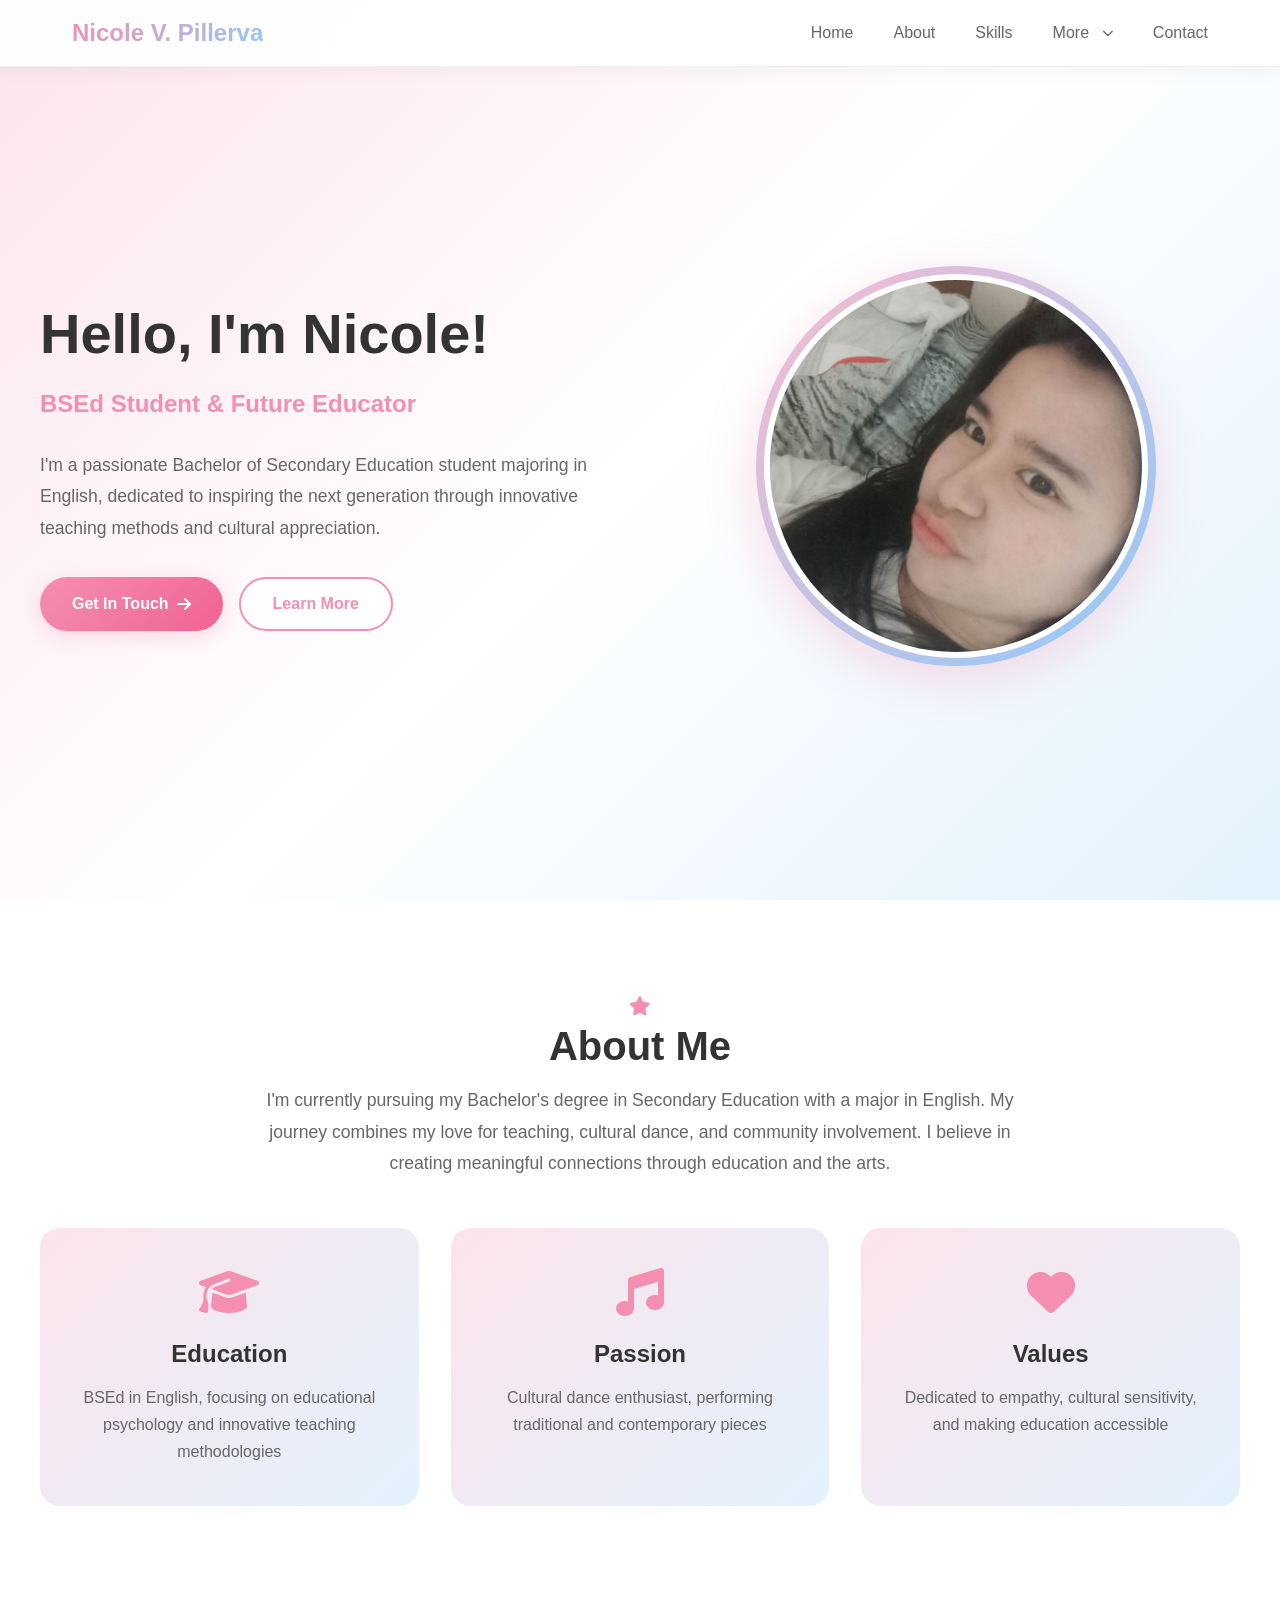
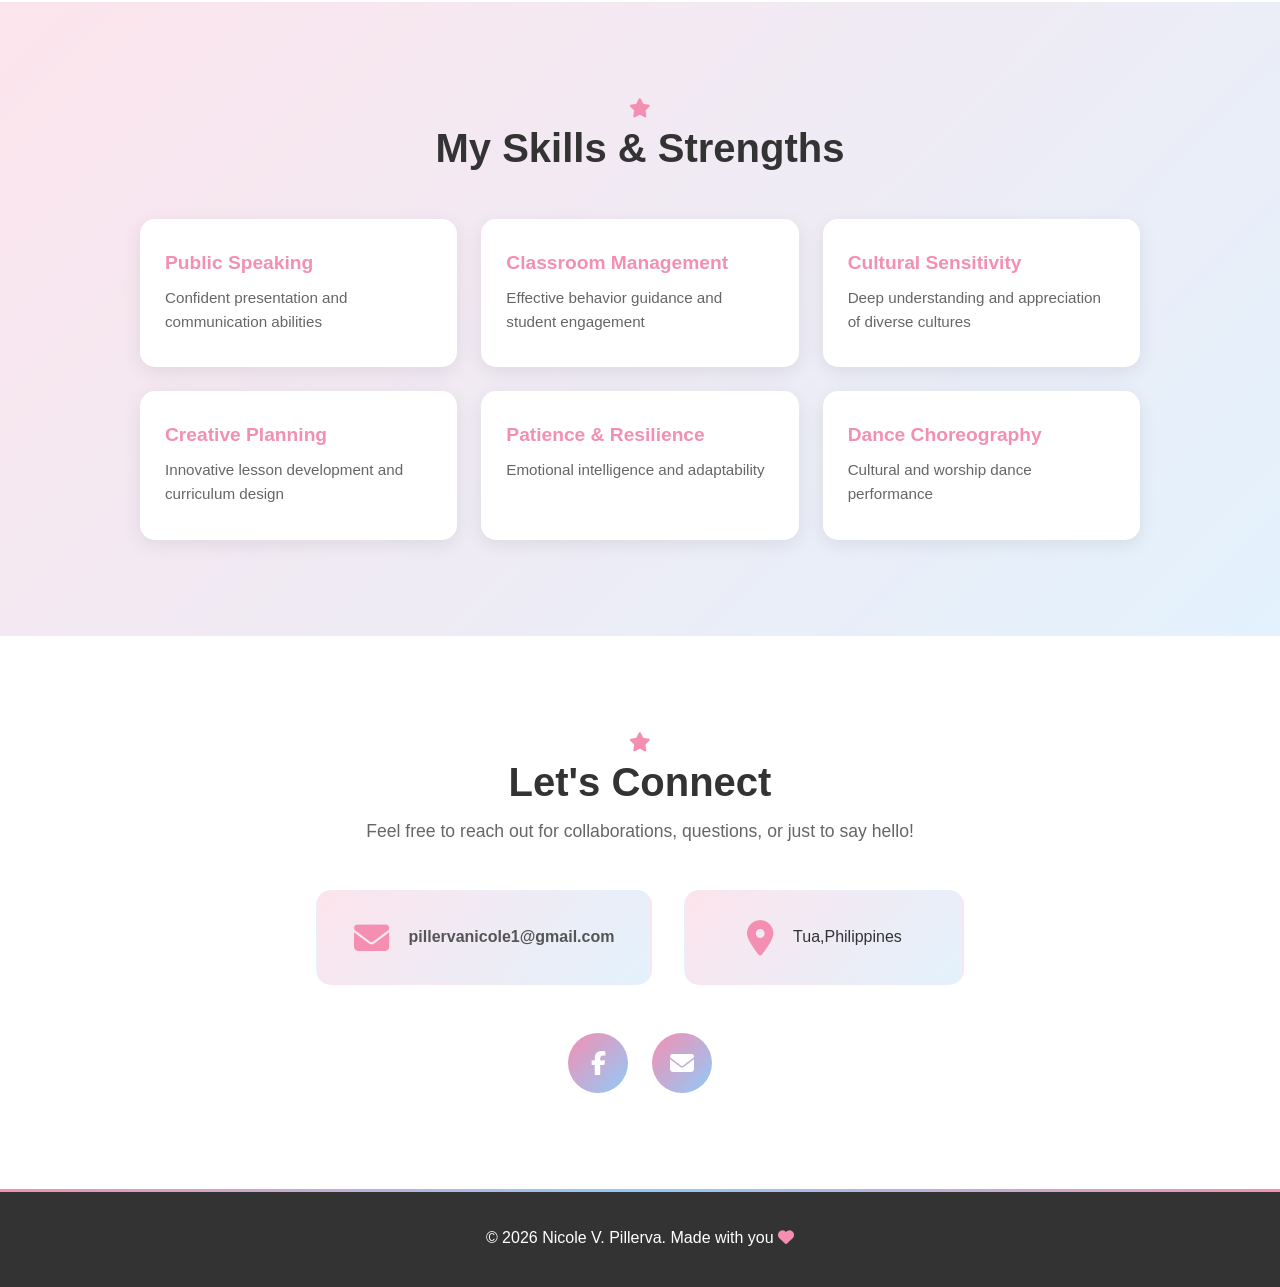
<file: index.html>
<!DOCTYPE html>
<html lang="en">
<head>
    <meta charset="UTF-8">
    <meta name="viewport" content="width=device-width, initial-scale=1.0">
    <title>Nicole Pillerva - Personal Portfolio</title>
    <link rel="stylesheet" href="https://cdnjs.cloudflare.com/ajax/libs/font-awesome/6.4.0/css/all.min.css">
    <link rel="stylesheet" href="style.css">
    <meta name="description" content="Nicole Pillerva - BSEd Student, Future Educator, and Cultural Dance Enthusiast">
    <meta name="theme-color" content="#f48fb1">
</head>
<body>
    <nav>
        <div class="nav-container">
            <div class="logo">Nicole V. Pillerva</div>
            <ul class="nav-links" id="navLinks">
                <li><a href="#home">Home</a></li>
                <li><a href="#about">About</a></li>
                <li><a href="#skills">Skills</a></li>
                <li class="dropdown">
                    <a href="#" class="dropdown-toggle">
                        More
                        <i class="fas fa-chevron-down dropdown-arrow"></i>
                    </a>
                    <div class="dropdown-content">
                        <a href="section/family.html">Family Background</a>
                        <a href="section/interest.html">Interest & Hobby</a>
                        <a href="section/gallery.html">Gallery</a>
                        <a href="section/advocates.html">Advocates</a>
                        <a href="section/whereabouts.html">Whereabouts</a>
                    </div>
                </li>
                <li><a href="#contact">Contact</a></li>
            </ul>
            <button class="mobile-menu" id="mobileMenu">
                <i class="fas fa-bars"></i>
            </button>
        </div>
    </nav>

    <section class="hero" id="home">
        <div class="hero-content">
            <div class="hero-text">
                <h1>Hello, I'm Nicole!</h1>
                <p class="subtitle">BSEd Student & Future Educator</p>
                <p>I'm a passionate Bachelor of Secondary Education student majoring in English, dedicated to inspiring the next generation through innovative teaching methods and cultural appreciation.</p>
                <div class="cta-buttons">
                    <a href="#contact" class="btn btn-primary">
                        Get In Touch <i class="fas fa-arrow-right"></i>
                    </a>
                    <a href="#about" class="btn btn-secondary">
                        Learn More
                    </a>
                </div>
            </div>
            <div class="hero-image">
                <div class="profile-container">
                    <div class="profile-wrapper">
                        <img src="img/profile.jpg" class="profile-img" alt="Nicole Pillerva">
                    </div>
                </div>
            </div>
        </div>
    </section>

    <section class="about-section" id="about">
        <div class="about-container">
            <h2 class="section-title">About Me</h2>
            <p style="text-align: center; max-width: 800px; margin: 0 auto; font-size: 1.1rem; color: #666; line-height: 1.8;">
                I'm currently pursuing my Bachelor's degree in Secondary Education with a major in English. My journey combines my love for teaching, cultural dance, and community involvement. I believe in creating meaningful connections through education and the arts.
            </p>
            <div class="about-grid">
                <div class="about-card">
                    <i class="fas fa-graduation-cap"></i>
                    <h3>Education</h3>
                    <p>BSEd in English, focusing on educational psychology and innovative teaching methodologies</p>
                </div>
                <div class="about-card">
                    <i class="fas fa-music"></i>
                    <h3>Passion</h3>
                    <p>Cultural dance enthusiast, performing traditional and contemporary pieces</p>
                </div>
                <div class="about-card">
                    <i class="fas fa-heart"></i>
                    <h3>Values</h3>
                    <p>Dedicated to empathy, cultural sensitivity, and making education accessible</p>
                </div>
            </div>
        </div>
    </section>

    <section class="skills-section" id="skills">
        <div class="skills-container">
            <h2 class="section-title">My Skills & Strengths</h2>
            <div class="skills-grid">
                <div class="skill-item">
                    <h4>Public Speaking</h4>
                    <p>Confident presentation and communication abilities</p>
                </div>
                <div class="skill-item">
                    <h4>Classroom Management</h4>
                    <p>Effective behavior guidance and student engagement</p>
                </div>
                <div class="skill-item">
                    <h4>Cultural Sensitivity</h4>
                    <p>Deep understanding and appreciation of diverse cultures</p>
                </div>
                <div class="skill-item">
                    <h4>Creative Planning</h4>
                    <p>Innovative lesson development and curriculum design</p>
                </div>
                <div class="skill-item">
                    <h4>Patience & Resilience</h4>
                    <p>Emotional intelligence and adaptability</p>
                </div>
                <div class="skill-item">
                    <h4>Dance Choreography</h4>
                    <p>Cultural and worship dance performance</p>
                </div>
            </div>
        </div>
    </section>

    <section class="contact-section" id="contact">
        <div class="contact-container">
            <h2 class="section-title">Let's Connect</h2>
            <p style="font-size: 1.1rem; color: #666;">Feel free to reach out for collaborations, questions, or just to say hello!</p>
            
            <div class="contact-info">
                <div class="contact-item">
                    <i class="fas fa-envelope"></i>
                    <a href="mailto:pillervanicole1@gmail.com">pillervanicole1@gmail.com</a>
                </div>
                <div class="contact-item">
                    <i class="fas fa-map-marker-alt"></i>
                    <span>Tua,Philippines</span>
                </div>
            </div>

            <div class="social-links">
                <a href="https://www.facebook.com/nicole.villela.pillerva" class="social-link" title="Facebook">
                    <i class="fab fa-facebook-f"></i>
                </a>
                <a href="mailto:pillervanicole1@gmail.com" class="social-link" title="Email">
                    <i class="fas fa-envelope"></i>
                </a>
            </div>
        </div>
    </section>

    <footer>
        <p>© 2026 Nicole V. Pillerva. Made with you <i class="fas fa-heart" style="color: #f48fb1;"></i></p>
    </footer>

    <script>
        // Mobile menu
        const mobileMenu = document.getElementById('mobileMenu');
        const navLinks = document.getElementById('navLinks');

        mobileMenu.addEventListener('click', () => {
            navLinks.classList.toggle('active');
            const icon = mobileMenu.querySelector('i');
            icon.classList.toggle('fa-bars');
            icon.classList.toggle('fa-times');
        });

        // Dropdown toggle for mobile
        const dropdownToggle = document.querySelector('.dropdown-toggle');
        const dropdown = document.querySelector('.dropdown');

        dropdownToggle.addEventListener('click', (e) => {
            if (window.innerWidth <= 768) {
                e.preventDefault();
                dropdown.classList.toggle('active');
            }
        });

        // Smooth scrolling
        document.querySelectorAll('a[href^="#"]').forEach(anchor => {
            anchor.addEventListener('click', function (e) {
                e.preventDefault();
                const target = document.querySelector(this.getAttribute('href'));
                if (target) {
                    target.scrollIntoView({ behavior: 'smooth' });
                    navLinks.classList.remove('active');
                }
            });
        });
    </script>
</body>
</html>
</file>
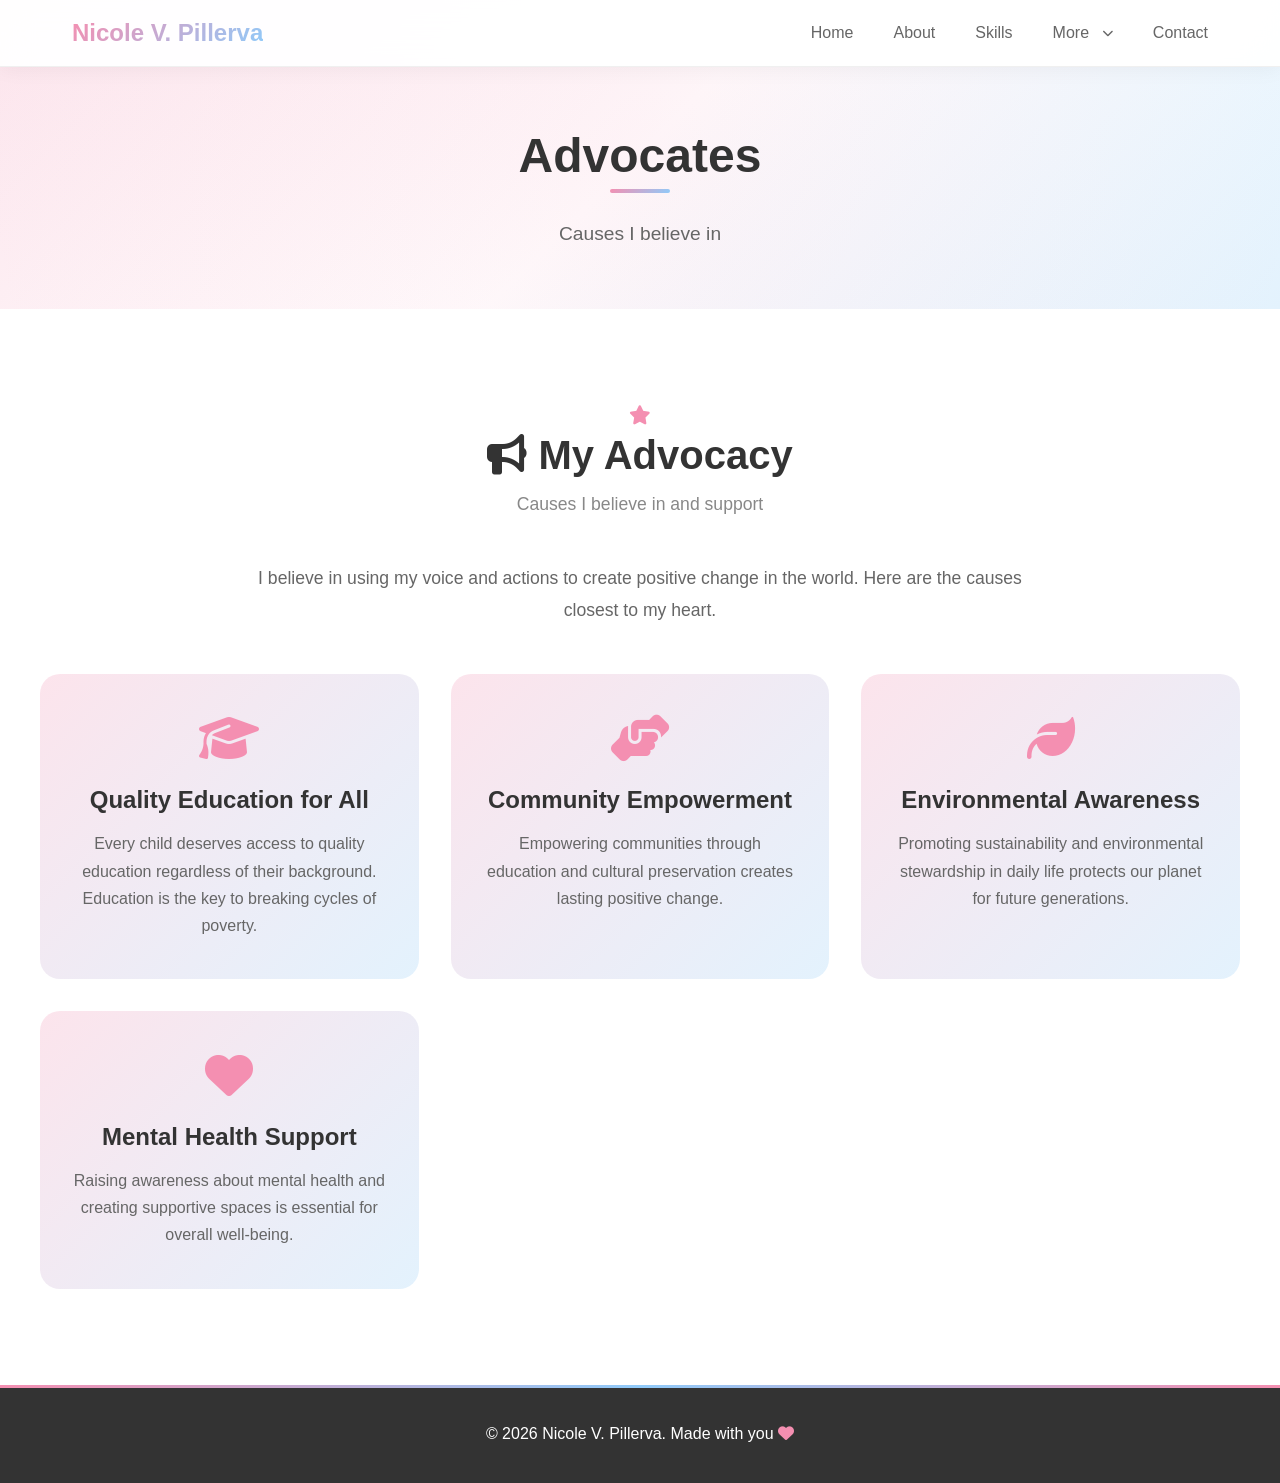
<file: section/advocates.html>
<!DOCTYPE html>
<html lang="en">
<head>
    <meta charset="UTF-8">
    <meta name="viewport" content="width=device-width, initial-scale=1.0">
    <title>Advocates - Nicole Pillerva</title>
    <link rel="stylesheet" href="https://cdnjs.cloudflare.com/ajax/libs/font-awesome/6.4.0/css/all.min.css">
    <link rel="stylesheet" href="../style.css">
    <meta name="description" content="Advocates of Nicole Pillerva">
    <meta name="theme-color" content="#f48fb1">
</head>
<body>
    <nav>
        <div class="nav-container">
            <div class="logo">Nicole V. Pillerva</div>
            <ul class="nav-links" id="navLinks">
                <li><a href="../index.html">Home</a></li>
                <li><a href="../index.html#about">About</a></li>
                <li><a href="../index.html#skills">Skills</a></li>
                <li class="dropdown">
                    <a href="#" class="dropdown-toggle">
                        More
                        <i class="fas fa-chevron-down dropdown-arrow"></i>
                    </a>
                    <div class="dropdown-content">
                        <a href="family.html">Family Background</a>
                        <a href="interest.html">Interest & Hobby</a>
                        <a href="gallery.html">Gallery</a>
                        <a href="advocates.html">Advocates</a>
                        <a href="whereabouts.html">Whereabouts</a>
                    </div>
                </li>
                <li><a href="../index.html#contact">Contact</a></li>
            </ul>
            <button class="mobile-menu" id="mobileMenu">
                <i class="fas fa-bars"></i>
            </button>
        </div>
    </nav>

    <section class="page-header" id="advocates">
        <div class="page-header-content">
            <h1>Advocates</h1>
            <p>Causes I believe in</p>
        </div>
    </section>

    <section class="about-section" id="advocates">
        <div class="about-container">
            <h2 class="section-title"><i class="fas fa-bullhorn"></i> My Advocacy</h2>
            <p class="section-subtitle">Causes I believe in and support</p>
            <p style="text-align: center; max-width: 800px; margin: 0 auto 3rem; font-size: 1.1rem; color: #666; line-height: 1.8;">
                I believe in using my voice and actions to create positive change in the world. Here are the causes closest to my heart.
            </p>
            <div class="about-grid">
                <div class="about-card">
                    <i class="fas fa-graduation-cap"></i>
                    <h3>Quality Education for All</h3>
                    <p>Every child deserves access to quality education regardless of their background. Education is the key to breaking cycles of poverty.</p>
                </div>
                <div class="about-card">
                    <i class="fas fa-hands-helping"></i>
                    <h3>Community Empowerment</h3>
                    <p>Empowering communities through education and cultural preservation creates lasting positive change.</p>
                </div>
                <div class="about-card">
                    <i class="fas fa-leaf"></i>
                    <h3>Environmental Awareness</h3>
                    <p>Promoting sustainability and environmental stewardship in daily life protects our planet for future generations.</p>
                </div>
                <div class="about-card">
                    <i class="fas fa-heart"></i>
                    <h3>Mental Health Support</h3>
                    <p>Raising awareness about mental health and creating supportive spaces is essential for overall well-being.</p>
                </div>
            </div>
        </div>
    </section>

    <footer>
        <p>© 2026 Nicole V. Pillerva. Made with you <i class="fas fa-heart" style="color: #f48fb1;"></i></p>
    </footer>

    <script>
        // Mobile menu
        const mobileMenu = document.getElementById('mobileMenu');
        const navLinks = document.getElementById('navLinks');

        mobileMenu.addEventListener('click', () => {
            navLinks.classList.toggle('active');
            const icon = mobileMenu.querySelector('i');
            icon.classList.toggle('fa-bars');
            icon.classList.toggle('fa-times');
        });

        // Dropdown toggle for mobile
        const dropdownToggle = document.querySelector('.dropdown-toggle');
        const dropdown = document.querySelector('.dropdown');

        dropdownToggle.addEventListener('click', (e) => {
            if (window.innerWidth <= 768) {
                e.preventDefault();
                dropdown.classList.toggle('active');
            }
        });

        // Smooth scrolling
        document.querySelectorAll('a[href^="#"]').forEach(anchor => {
            anchor.addEventListener('click', function (e) {
                e.preventDefault();
                const target = document.querySelector(this.getAttribute('href'));
                if (target) {
                    target.scrollIntoView({ behavior: 'smooth' });
                    navLinks.classList.remove('active');
                }
            });
        });
    </script>
</body>
</html>
</file>
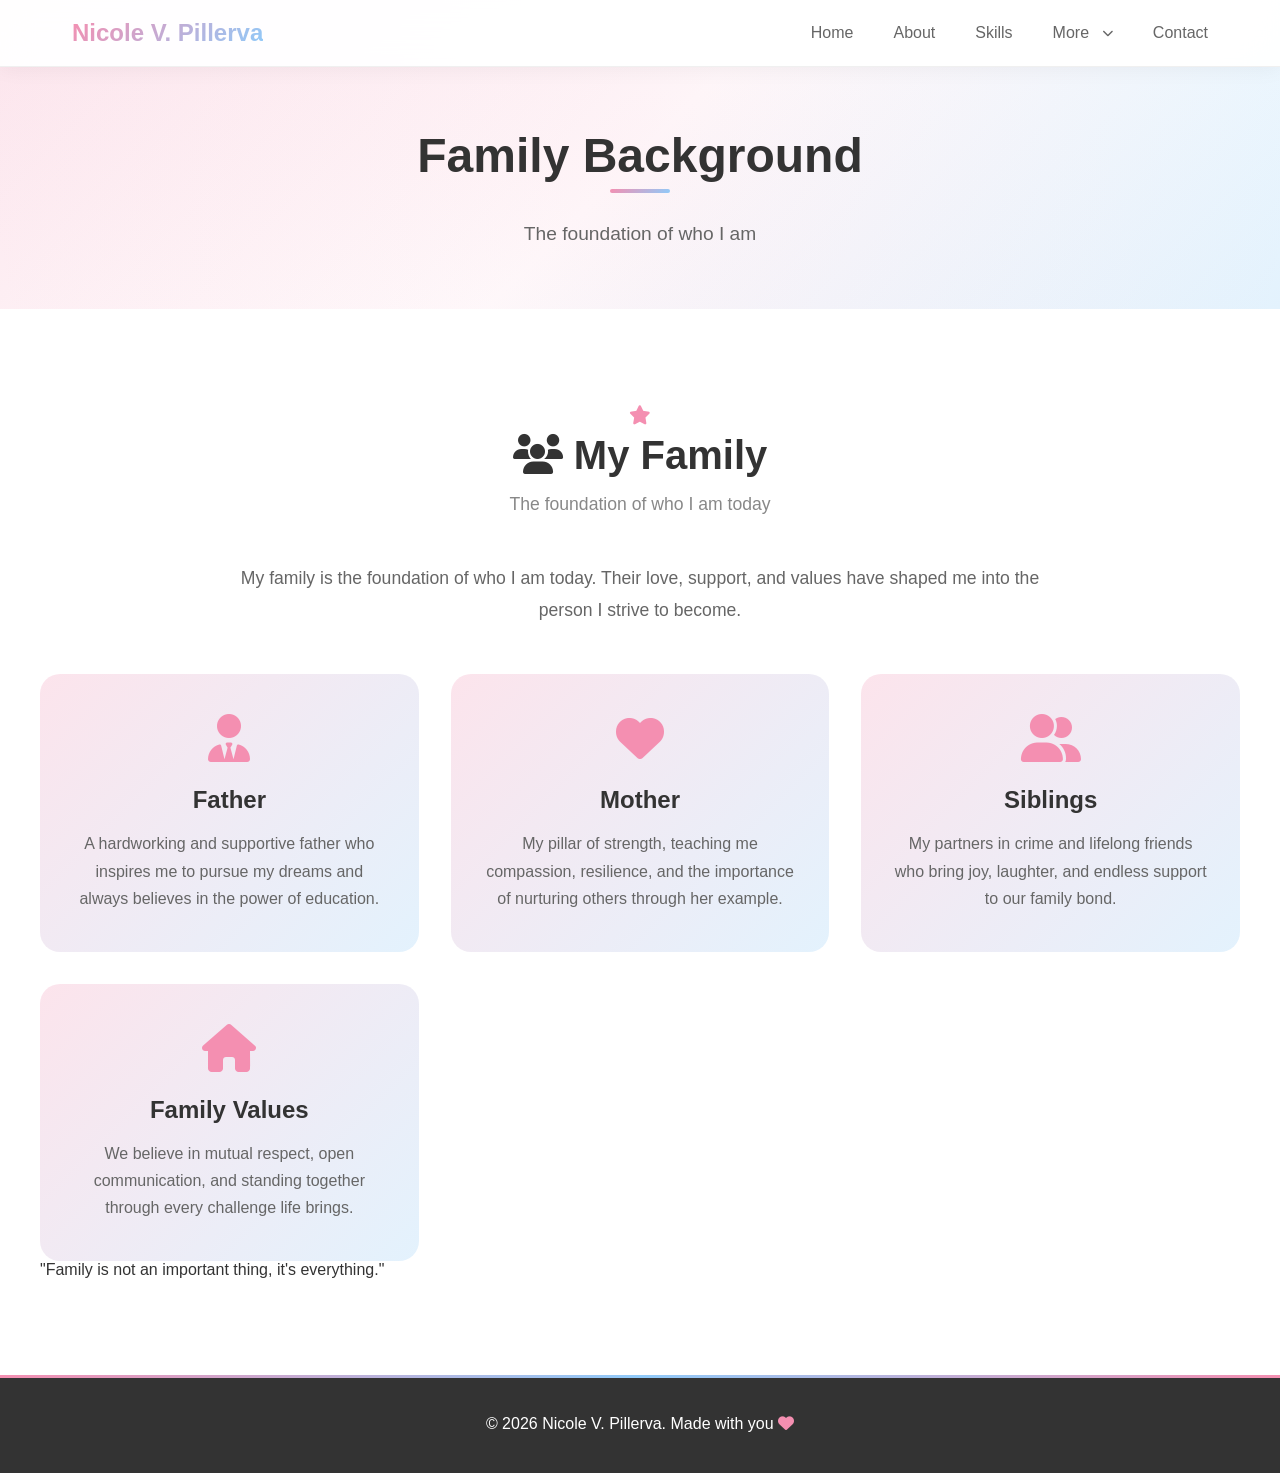
<file: section/family.html>
<!DOCTYPE html>
<html lang="en">
<head>
    <meta charset="UTF-8">
    <meta name="viewport" content="width=device-width, initial-scale=1.0">
    <title>Family Background - Nicole Pillerva</title>
    <link rel="stylesheet" href="https://cdnjs.cloudflare.com/ajax/libs/font-awesome/6.4.0/css/all.min.css">
    <link rel="stylesheet" href="../style.css">
    <meta name="description" content="Family Background of Nicole Pillerva">
    <meta name="theme-color" content="#f48fb1">
</head>
<body>
    <nav>
        <div class="nav-container">
            <div class="logo">Nicole V. Pillerva</div>
            <ul class="nav-links" id="navLinks">
                <li><a href="../index.html">Home</a></li>
                <li><a href="../index.html#about">About</a></li>
                <li><a href="../index.html#skills">Skills</a></li>
                <li class="dropdown">
                    <a href="#" class="dropdown-toggle">
                        More
                        <i class="fas fa-chevron-down dropdown-arrow"></i>
                    </a>
                    <div class="dropdown-content">
                        <a href="family.html">Family Background</a>
                        <a href="interest.html">Interest & Hobby</a>
                        <a href="gallery.html">Gallery</a>
                        <a href="advocates.html">Advocates</a>
                        <a href="whereabouts.html">Whereabouts</a>
                    </div>
                </li>
                <li><a href="../index.html#contact">Contact</a></li>
            </ul>
            <button class="mobile-menu" id="mobileMenu">
                <i class="fas fa-bars"></i>
            </button>
        </div>
    </nav>

    <section class="page-header" id="family">
        <div class="page-header-content">
            <h1>Family Background</h1>
            <p>The foundation of who I am</p>
        </div>
    </section>

    <section class="about-section" id="family">
        <div class="about-container">
            <h2 class="section-title"><i class="fas fa-users"></i> My Family</h2>
            <p class="section-subtitle">The foundation of who I am today</p>
            <p style="text-align: center; max-width: 800px; margin: 0 auto 2rem; font-size: 1.1rem; color: #666; line-height: 1.8;">
                My family is the foundation of who I am today. Their love, support, and values have shaped me into the person I strive to become.
            </p>
            <div class="about-grid">
                <div class="about-card">
                    <i class="fas fa-user-tie"></i>
                    <h3>Father</h3>
                    <p>A hardworking and supportive father who inspires me to pursue my dreams and always believes in the power of education.</p>
                </div>
                <div class="about-card">
                    <i class="fas fa-heart"></i>
                    <h3>Mother</h3>
                    <p>My pillar of strength, teaching me compassion, resilience, and the importance of nurturing others through her example.</p>
                </div>
                <div class="about-card">
                    <i class="fas fa-user-friends"></i>
                    <h3>Siblings</h3>
                    <p>My partners in crime and lifelong friends who bring joy, laughter, and endless support to our family bond.</p>
                </div>
                <div class="about-card">
                    <i class="fas fa-home"></i>
                    <h3>Family Values</h3>
                    <p>We believe in mutual respect, open communication, and standing together through every challenge life brings.</p>
                </div>
            </div>
            <div class="family-quote">
                <blockquote>
                    "Family is not an important thing, it's everything."
                </blockquote>
            </div>
        </div>
    </section>

    <footer>
        <p>© 2026 Nicole V. Pillerva. Made with you <i class="fas fa-heart" style="color: #f48fb1;"></i></p>
    </footer>

    <script>
        // Mobile menu
        const mobileMenu = document.getElementById('mobileMenu');
        const navLinks = document.getElementById('navLinks');

        mobileMenu.addEventListener('click', () => {
            navLinks.classList.toggle('active');
            const icon = mobileMenu.querySelector('i');
            icon.classList.toggle('fa-bars');
            icon.classList.toggle('fa-times');
        });

        // Dropdown toggle for mobile
        const dropdownToggle = document.querySelector('.dropdown-toggle');
        const dropdown = document.querySelector('.dropdown');

        dropdownToggle.addEventListener('click', (e) => {
            if (window.innerWidth <= 768) {
                e.preventDefault();
                dropdown.classList.toggle('active');
            }
        });

        // Smooth scrolling
        document.querySelectorAll('a[href^="#"]').forEach(anchor => {
            anchor.addEventListener('click', function (e) {
                e.preventDefault();
                const target = document.querySelector(this.getAttribute('href'));
                if (target) {
                    target.scrollIntoView({ behavior: 'smooth' });
                    navLinks.classList.remove('active');
                }
            });
        });
    </script>
</body>
</html>
</file>
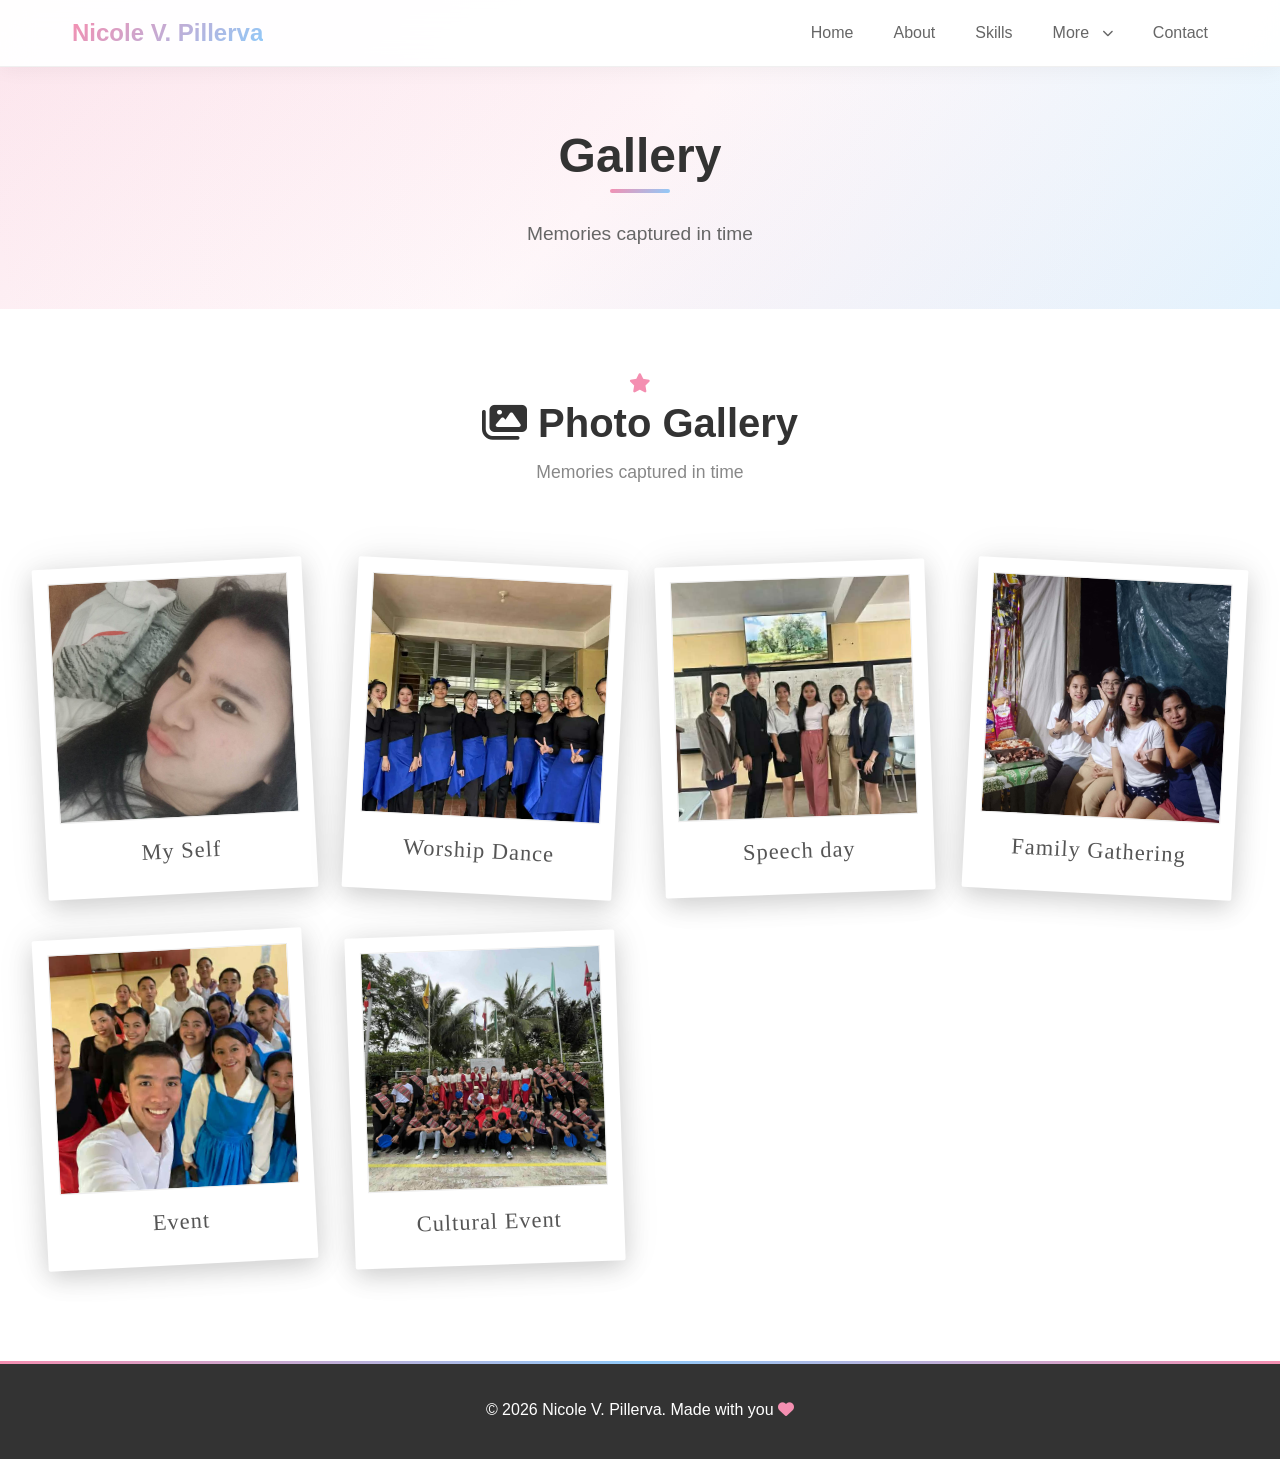
<file: section/gallery.html>
<!DOCTYPE html>
<html lang="en">
<head>
    <meta charset="UTF-8">
    <meta name="viewport" content="width=device-width, initial-scale=1.0">
    <title>Gallery - Nicole Pillerva</title>
    <link rel="stylesheet" href="https://cdnjs.cloudflare.com/ajax/libs/font-awesome/6.4.0/css/all.min.css">
    <link rel="stylesheet" href="../style.css">
    <meta name="description" content="Gallery of Nicole Pillerva">
    <meta name="theme-color" content="#f48fb1">
</head>
<body>
    <nav>
        <div class="nav-container">
            <div class="logo">Nicole V. Pillerva</div>
            <ul class="nav-links" id="navLinks">
                <li><a href="../index.html">Home</a></li>
                <li><a href="../index.html#about">About</a></li>
                <li><a href="../index.html#skills">Skills</a></li>
                <li class="dropdown">
                    <a href="#" class="dropdown-toggle">
                        More
                        <i class="fas fa-chevron-down dropdown-arrow"></i>
                    </a>
                    <div class="dropdown-content">
                        <a href="family.html">Family Background</a>
                        <a href="interest.html">Interest & Hobby</a>
                        <a href="gallery.html">Gallery</a>
                        <a href="advocates.html">Advocates</a>
                        <a href="whereabouts.html">Whereabouts</a>
                    </div>
                </li>
                <li><a href="../index.html#contact">Contact</a></li>
            </ul>
            <button class="mobile-menu" id="mobileMenu">
                <i class="fas fa-bars"></i>
            </button>
        </div>
    </nav>

    <section class="page-header" id="gallery">
        <div class="page-header-content">
            <h1>Gallery</h1>
            <p>Memories captured in time</p>
        </div>
    </section>

    <section class="content-section">
        <div class="container">
            <h2 class="section-title"><i class="fas fa-images"></i> Photo Gallery</h2>
            <p class="section-subtitle">Memories captured in time</p>
            <div class="polaroid-gallery">
                <div class="polaroid">
                    <div class="polaroid-img">
                        <img src="../img/profile.jpg" alt="Nicole Portrait">
                    </div>
                    <div class="polaroid-caption">My Self</div>
                </div>
                <div class="polaroid">
                    <div class="polaroid-img">
                        <img src="../img/55b99690-2a90-461f-9fbb-7916fe6a47c3.jpg" alt="Dance Performance">
                    </div>
                    <div class="polaroid-caption">Worship Dance</div>
                </div>
                <div class="polaroid">
                    <div class="polaroid-img">
                        <img src="../img/67cd6345-a630-44bd-90f7-49e48e823848.jpg" alt="Graduation">
                    </div>
                    <div class="polaroid-caption">Speech day</div>
                </div>
                <div class="polaroid">
                    <div class="polaroid-img">
                        <img src="../img/a69e9236-5b2d-4f65-a73d-b04469839ea3.jpg" alt="Teaching">
                    </div>
                    <div class="polaroid-caption">Family Gathering</div>
                </div>
                <div class="polaroid">
                    <div class="polaroid-img">
                        <img src="../img/ed9f2ef9-8a81-4617-93a9-6d32180fe4b9.jpg" alt="Community Event">
                    </div>
                    <div class="polaroid-caption">Event</div>
                </div>
                <div class="polaroid">
                    <div class="polaroid-img">
                        <img src="../img/fda7e0de-f77c-469b-8553-8c300035c9ac.jpg" alt="Family Gathering">
                    </div>
                    <div class="polaroid-caption">Cultural Event</div>
                </div>
            </div>
        </div>
    </section>

    <footer>
        <p>© 2026 Nicole V. Pillerva. Made with you <i class="fas fa-heart" style="color: #f48fb1;"></i></p>
    </footer>

    <script>
        // Mobile menu
        const mobileMenu = document.getElementById('mobileMenu');
        const navLinks = document.getElementById('navLinks');

        mobileMenu.addEventListener('click', () => {
            navLinks.classList.toggle('active');
            const icon = mobileMenu.querySelector('i');
            icon.classList.toggle('fa-bars');
            icon.classList.toggle('fa-times');
        });

        // Dropdown toggle for mobile
        const dropdownToggle = document.querySelector('.dropdown-toggle');
        const dropdown = document.querySelector('.dropdown');

        dropdownToggle.addEventListener('click', (e) => {
            if (window.innerWidth <= 768) {
                e.preventDefault();
                dropdown.classList.toggle('active');
            }
        });

        // Smooth scrolling
        document.querySelectorAll('a[href^="#"]').forEach(anchor => {
            anchor.addEventListener('click', function (e) {
                e.preventDefault();
                const target = document.querySelector(this.getAttribute('href'));
                if (target) {
                    target.scrollIntoView({ behavior: 'smooth' });
                    navLinks.classList.remove('active');
                }
            });
        });
    </script>
</body>
</html>
</file>
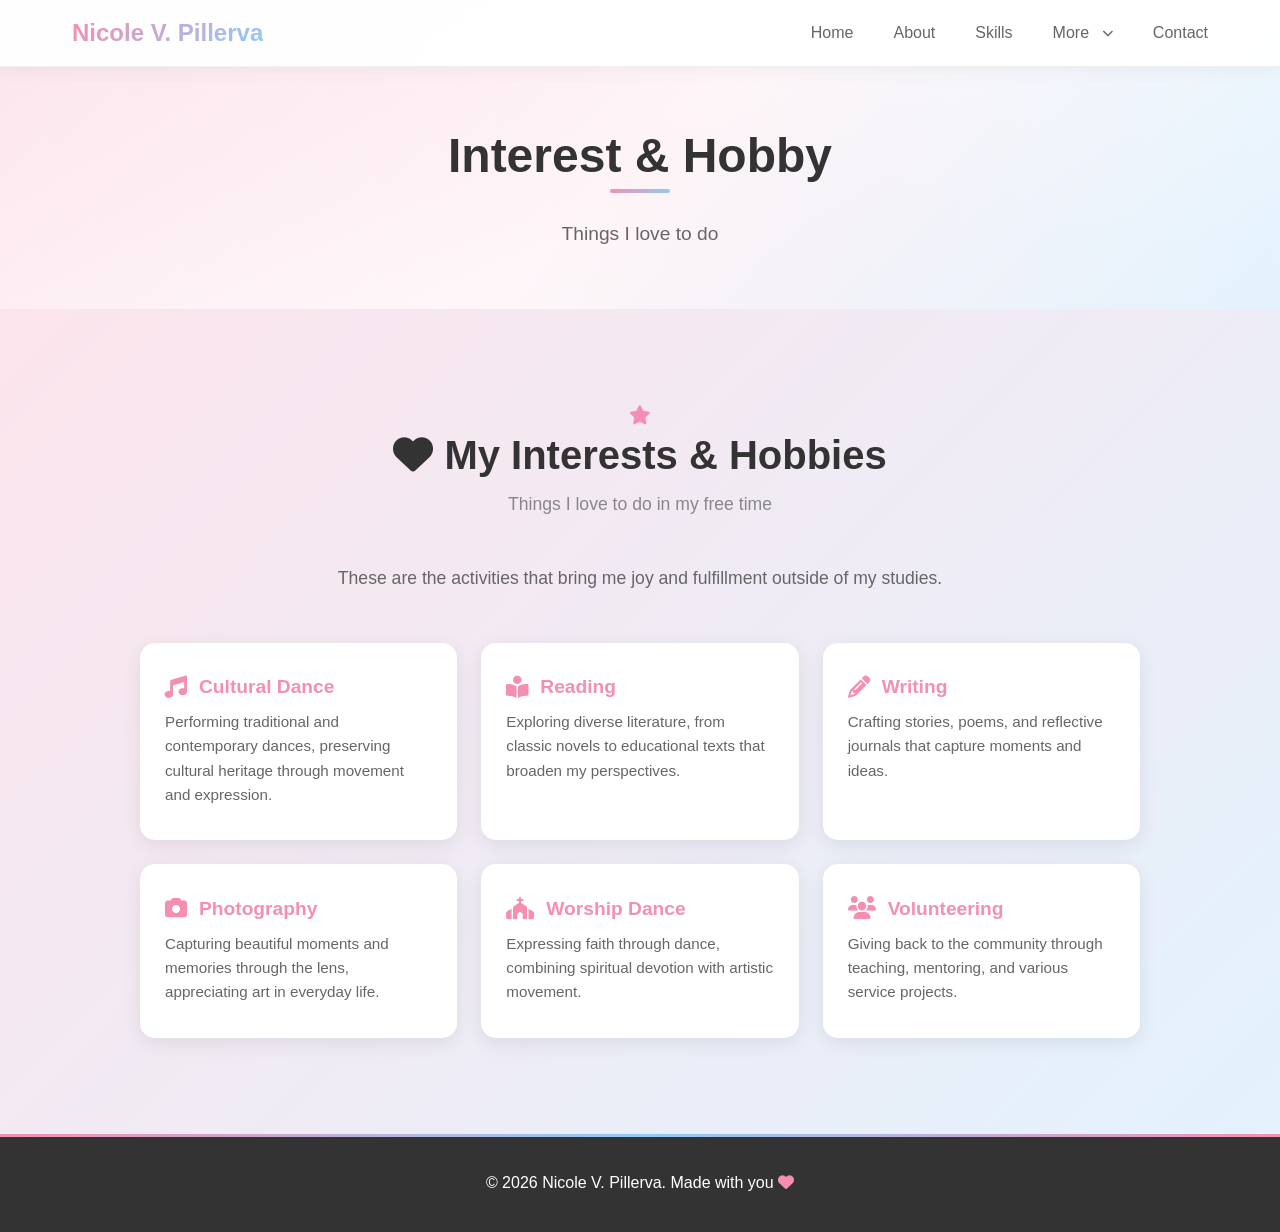
<file: section/interest.html>
<!DOCTYPE html>
<html lang="en">
<head>
    <meta charset="UTF-8">
    <meta name="viewport" content="width=device-width, initial-scale=1.0">
    <title>Interest & Hobby - Nicole Pillerva</title>
    <link rel="stylesheet" href="https://cdnjs.cloudflare.com/ajax/libs/font-awesome/6.4.0/css/all.min.css">
    <link rel="stylesheet" href="../style.css">
    <meta name="description" content="Interest & Hobby of Nicole Pillerva">
    <meta name="theme-color" content="#f48fb1">
</head>
<body>
    <nav>
        <div class="nav-container">
            <div class="logo">Nicole V. Pillerva</div>
            <ul class="nav-links" id="navLinks">
                <li><a href="../index.html">Home</a></li>
                <li><a href="../index.html#about">About</a></li>
                <li><a href="../index.html#skills">Skills</a></li>
                <li class="dropdown">
                    <a href="#" class="dropdown-toggle">
                        More
                        <i class="fas fa-chevron-down dropdown-arrow"></i>
                    </a>
                    <div class="dropdown-content">
                        <a href="family.html">Family Background</a>
                        <a href="interest.html">Interest & Hobby</a>
                        <a href="gallery.html">Gallery</a>
                        <a href="advocates.html">Advocates</a>
                        <a href="whereabouts.html">Whereabouts</a>
                    </div>
                </li>
                <li><a href="../index.html#contact">Contact</a></li>
            </ul>
            <button class="mobile-menu" id="mobileMenu">
                <i class="fas fa-bars"></i>
            </button>
        </div>
    </nav>

    <section class="page-header" id="interest">
        <div class="page-header-content">
            <h1>Interest & Hobby</h1>
            <p>Things I love to do</p>
        </div>
    </section>

    <section class="skills-section" id="interest">
        <div class="skills-container">
            <h2 class="section-title"><i class="fas fa-heart"></i> My Interests & Hobbies</h2>
            <p class="section-subtitle">Things I love to do in my free time</p>
            <p style="text-align: center; max-width: 800px; margin: 0 auto 2rem; font-size: 1.1rem; color: #666; line-height: 1.8;">
                These are the activities that bring me joy and fulfillment outside of my studies.
            </p>
            <div class="skills-grid">
                <div class="skill-item">
                    <h4><i class="fas fa-music"></i> Cultural Dance</h4>
                    <p>Performing traditional and contemporary dances, preserving cultural heritage through movement and expression.</p>
                </div>
                <div class="skill-item">
                    <h4><i class="fas fa-book-reader"></i> Reading</h4>
                    <p>Exploring diverse literature, from classic novels to educational texts that broaden my perspectives.</p>
                </div>
                <div class="skill-item">
                    <h4><i class="fas fa-pencil-alt"></i> Writing</h4>
                    <p>Crafting stories, poems, and reflective journals that capture moments and ideas.</p>
                </div>
                <div class="skill-item">
                    <h4><i class="fas fa-camera"></i> Photography</h4>
                    <p>Capturing beautiful moments and memories through the lens, appreciating art in everyday life.</p>
                </div>
                <div class="skill-item">
                    <h4><i class="fas fa-church"></i> Worship Dance</h4>
                    <p>Expressing faith through dance, combining spiritual devotion with artistic movement.</p>
                </div>
                <div class="skill-item">
                    <h4><i class="fas fa-users"></i> Volunteering</h4>
                    <p>Giving back to the community through teaching, mentoring, and various service projects.</p>
                </div>
            </div>
        </div>
    </section>

    <footer>
        <p>© 2026 Nicole V. Pillerva. Made with you <i class="fas fa-heart" style="color: #f48fb1;"></i></p>
    </footer>

    <script>
        // Mobile menu
        const mobileMenu = document.getElementById('mobileMenu');
        const navLinks = document.getElementById('navLinks');

        mobileMenu.addEventListener('click', () => {
            navLinks.classList.toggle('active');
            const icon = mobileMenu.querySelector('i');
            icon.classList.toggle('fa-bars');
            icon.classList.toggle('fa-times');
        });

        // Dropdown toggle for mobile
        const dropdownToggle = document.querySelector('.dropdown-toggle');
        const dropdown = document.querySelector('.dropdown');

        dropdownToggle.addEventListener('click', (e) => {
            if (window.innerWidth <= 768) {
                e.preventDefault();
                dropdown.classList.toggle('active');
            }
        });

        // Smooth scrolling
        document.querySelectorAll('a[href^="#"]').forEach(anchor => {
            anchor.addEventListener('click', function (e) {
                e.preventDefault();
                const target = document.querySelector(this.getAttribute('href'));
                if (target) {
                    target.scrollIntoView({ behavior: 'smooth' });
                    navLinks.classList.remove('active');
                }
            });
        });
    </script>
</body>
</html>
</file>
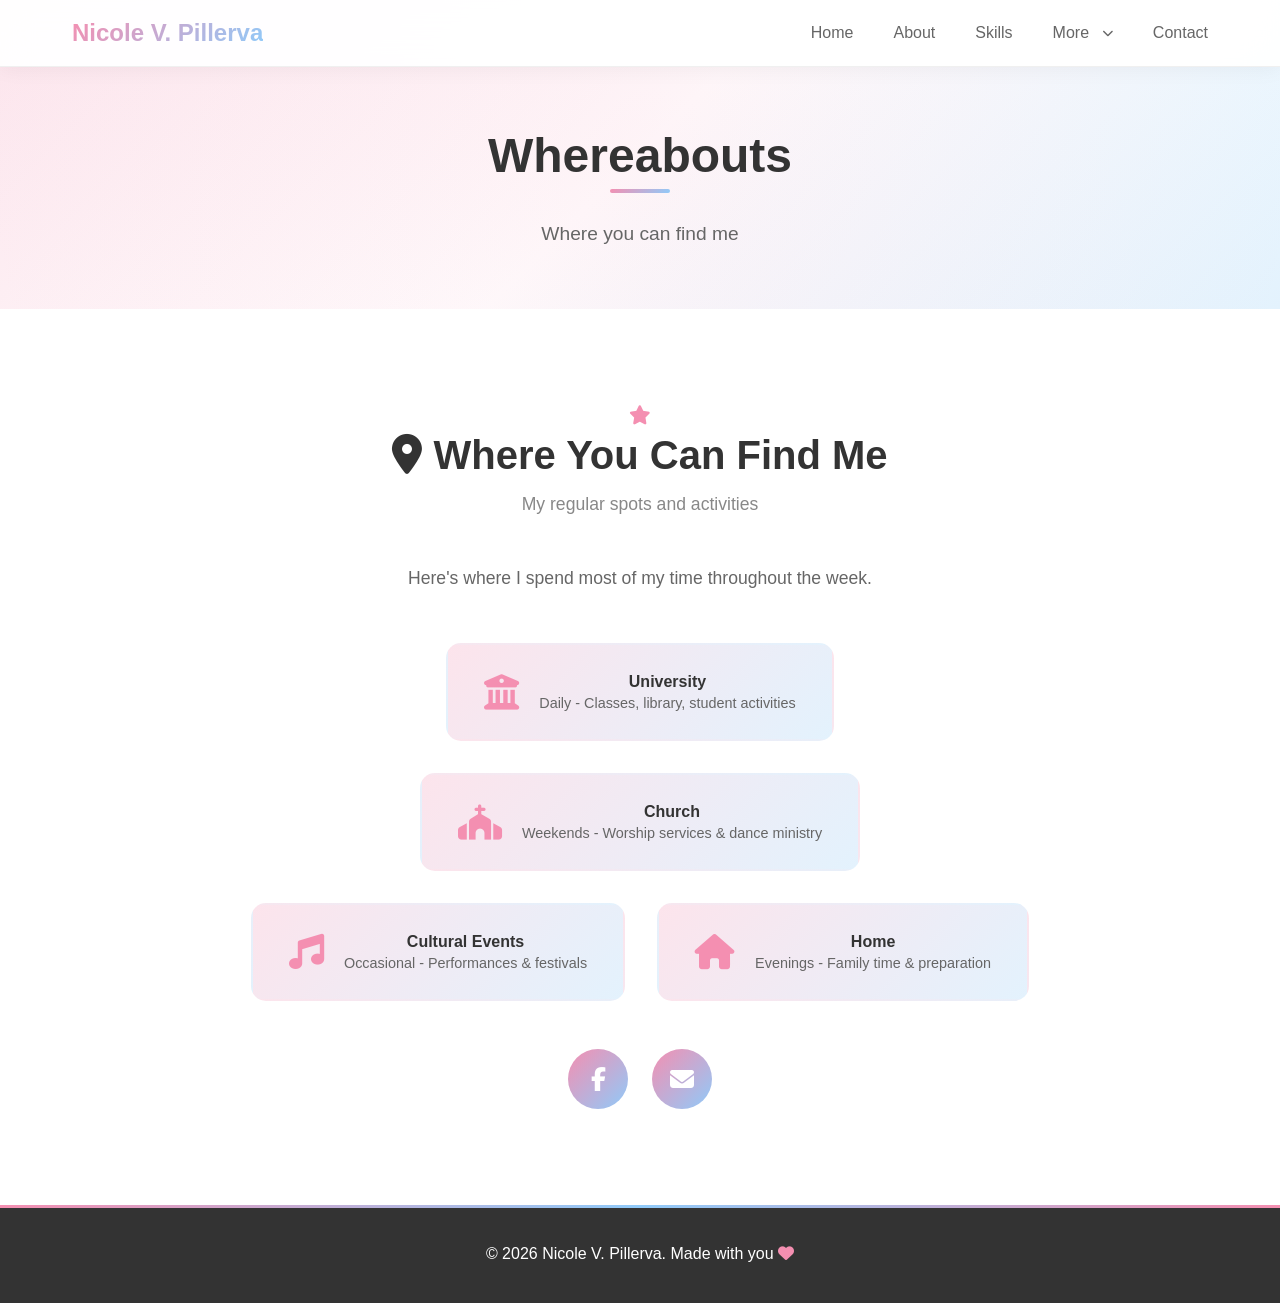
<file: section/whereabouts.html>
<!DOCTYPE html>
<html lang="en">
<head>
    <meta charset="UTF-8">
    <meta name="viewport" content="width=device-width, initial-scale=1.0">
    <title>Whereabouts - Nicole Pillerva</title>
    <link rel="stylesheet" href="https://cdnjs.cloudflare.com/ajax/libs/font-awesome/6.4.0/css/all.min.css">
    <link rel="stylesheet" href="../style.css">
    <meta name="description" content="Whereabouts of Nicole Pillerva">
    <meta name="theme-color" content="#f48fb1">
</head>
<body>
    <nav>
        <div class="nav-container">
            <div class="logo">Nicole V. Pillerva</div>
            <ul class="nav-links" id="navLinks">
                <li><a href="../index.html">Home</a></li>
                <li><a href="../index.html#about">About</a></li>
                <li><a href="../index.html#skills">Skills</a></li>
                <li class="dropdown">
                    <a href="#" class="dropdown-toggle">
                        More
                        <i class="fas fa-chevron-down dropdown-arrow"></i>
                    </a>
                    <div class="dropdown-content">
                        <a href="family.html">Family Background</a>
                        <a href="interest.html">Interest & Hobby</a>
                        <a href="gallery.html">Gallery</a>
                        <a href="advocates.html">Advocates</a>
                        <a href="whereabouts.html">Whereabouts</a>
                    </div>
                </li>
                <li><a href="../index.html#contact">Contact</a></li>
            </ul>
            <button class="mobile-menu" id="mobileMenu">
                <i class="fas fa-bars"></i>
            </button>
        </div>
    </nav>

    <section class="page-header" id="whereabouts">
        <div class="page-header-content">
            <h1>Whereabouts</h1>
            <p>Where you can find me</p>
        </div>
    </section>

    <section class="contact-section" id="whereabouts">
        <div class="contact-container">
            <h2 class="section-title"><i class="fas fa-map-marker-alt"></i> Where You Can Find Me</h2>
            <p class="section-subtitle">My regular spots and activities</p>
            <p style="text-align: center; max-width: 800px; margin: 0 auto 2rem; font-size: 1.1rem; color: #666; line-height: 1.8;">
                Here's where I spend most of my time throughout the week.
            </p>
            
            <div class="contact-info">
                <div class="contact-item">
                    <i class="fas fa-university"></i>
                    <div>
                        <h4 style="color: #333; margin-bottom: 0.25rem;">University</h4>
                        <p style="font-size: 0.9rem; color: #666;">Daily - Classes, library, student activities</p>
                    </div>
                </div>
                <div class="contact-item">
                    <i class="fas fa-church"></i>
                    <div>
                        <h4 style="color: #333; margin-bottom: 0.25rem;">Church</h4>
                        <p style="font-size: 0.9rem; color: #666;">Weekends - Worship services & dance ministry</p>
                    </div>
                </div>
                <div class="contact-item">
                    <i class="fas fa-music"></i>
                    <div>
                        <h4 style="color: #333; margin-bottom: 0.25rem;">Cultural Events</h4>
                        <p style="font-size: 0.9rem; color: #666;">Occasional - Performances & festivals</p>
                    </div>
                </div>
                <div class="contact-item">
                    <i class="fas fa-home"></i>
                    <div>
                        <h4 style="color: #333; margin-bottom: 0.25rem;">Home</h4>
                        <p style="font-size: 0.9rem; color: #666;">Evenings - Family time & preparation</p>
                    </div>
                </div>
            </div>

            <div class="social-links" style="margin-top: 3rem;">
                <a href="https://www.facebook.com/nicole.villela.pillerva" class="social-link" title="Facebook">
                    <i class="fab fa-facebook-f"></i>
                </a>
                <a href="mailto:pillervanicole1@gmail.com" class="social-link" title="Email">
                    <i class="fas fa-envelope"></i>
                </a>
            </div>
        </div>
    </section>

    <footer>
        <p>© 2026 Nicole V. Pillerva. Made with you <i class="fas fa-heart" style="color: #f48fb1;"></i></p>
    </footer>

    <script>
        // Mobile menu
        const mobileMenu = document.getElementById('mobileMenu');
        const navLinks = document.getElementById('navLinks');

        mobileMenu.addEventListener('click', () => {
            navLinks.classList.toggle('active');
            const icon = mobileMenu.querySelector('i');
            icon.classList.toggle('fa-bars');
            icon.classList.toggle('fa-times');
        });

        // Dropdown toggle for mobile
        const dropdownToggle = document.querySelector('.dropdown-toggle');
        const dropdown = document.querySelector('.dropdown');

        dropdownToggle.addEventListener('click', (e) => {
            if (window.innerWidth <= 768) {
                e.preventDefault();
                dropdown.classList.toggle('active');
            }
        });

        // Smooth scrolling
        document.querySelectorAll('a[href^="#"]').forEach(anchor => {
            anchor.addEventListener('click', function (e) {
                e.preventDefault();
                const target = document.querySelector(this.getAttribute('href'));
                if (target) {
                    target.scrollIntoView({ behavior: 'smooth' });
                    navLinks.classList.remove('active');
                }
            });
        });
    </script>
</body>
</html>
</file>
<file: style.css>
* {
    margin: 0;
    padding: 0;
    box-sizing: border-box;
}

body {
    font-family: 'Segoe UI', Tahoma, Geneva, Verdana, sans-serif;
    background: #ffffff;
    color: #333;
    overflow-x: hidden;
}

/* Navigation */
nav {
    position: fixed;
    top: 0;
    width: 100%;
    background: rgba(255, 255, 255, 0.95);
    backdrop-filter: blur(15px);
    border-bottom: 1px solid #f0f0f0;
    z-index: 1000;
    box-shadow: 0 2px 20px rgba(0,0,0,0.05);
}

.nav-container {
    max-width: 1200px;
    margin: 0 auto;
    padding: 1.2rem 2rem;
    display: flex;
    justify-content: space-between;
    align-items: center;
}

.logo {
    font-size: 1.5rem;
    font-weight: bold;
    background: linear-gradient(135deg, #f48fb1, #90caf9);
    -webkit-background-clip: text;
    -webkit-text-fill-color: transparent;
    background-clip: text;
}

.nav-links {
    display: flex;
    gap: 2.5rem;
    list-style: none;
    align-items: center;
}

.nav-links a {
    text-decoration: none;
    color: #666;
    font-weight: 500;
    transition: color 0.3s;
    position: relative;
}

.nav-links a::after {
    content: '';
    position: absolute;
    bottom: -5px;
    left: 0;
    width: 0;
    height: 2px;
    background: #f48fb1;
    transition: width 0.3s;
}

.nav-links a:hover {
    color: #f48fb1;
}

.nav-links a:hover::after {
    width: 100%;
}

/* Dropdown Styles */
.dropdown {
    position: relative;
}

.dropdown-toggle {
    display: flex;
    align-items: center;
    gap: 0.5rem;
    cursor: pointer;
}

.dropdown-toggle::after {
    content: '\f078';
    font-family: 'Font Awesome 6 Free';
    font-weight: 900;
    font-size: 0.75rem;
    transition: transform 0.3s;
}

.dropdown:hover .dropdown-toggle::after {
    transform: rotate(180deg);
}

.dropdown-content {
    display: none;
    position: absolute;
    top: 100%;
    left: 0;
    background: white;
    min-width: 200px;
    border-radius: 12px;
    box-shadow: 0 10px 40px rgba(0,0,0,0.15);
    padding: 0.5rem 0;
    opacity: 0;
    transform: translateY(10px);
    transition: all 0.3s ease;
}

.dropdown:hover .dropdown-content {
    display: block;
    opacity: 1;
    transform: translateY(0);
}

.dropdown-content a {
    display: block;
    padding: 0.75rem 1.5rem;
    color: #666;
    font-weight: 500;
    transition: all 0.3s;
    position: relative;
}

.dropdown-content a::before {
    content: '';
    position: absolute;
    left: 0;
    top: 50%;
    transform: translateY(-50%);
    width: 0;
    height: 2px;
    background: #f48fb1;
    transition: width 0.3s;
}

.dropdown-content a:hover {
    background: linear-gradient(135deg, #fce4ec, #e3f2fd);
    color: #f48fb1;
    padding-left: 2rem;
}

.dropdown-content a:hover::before {
    width: 8px;
}

.dropdown-arrow {
    display: none;
}

@media (min-width: 769px) {
    .dropdown-arrow {
        display: inline-block;
        margin-left: 0.3rem;
        font-size: 0.7rem;
        transition: transform 0.3s;
    }

    .dropdown:hover .dropdown-arrow {
        transform: rotate(180deg);
    }
}

.mobile-menu {
    display: none;
    background: none;
    border: none;
    font-size: 1.5rem;
    color: #666;
    cursor: pointer;
}

/* Hero Section */
.hero {
    min-height: 100vh;
    display: flex;
    align-items: center;
    justify-content: center;
    padding: 6rem 2rem 4rem;
    background: linear-gradient(135deg, #fce4ec 0%, #ffffff 50%, #e3f2fd 100%);
    position: relative;
    overflow: hidden;
}

.hero-content {
    max-width: 1200px;
    display: grid;
    grid-template-columns: 1fr 1fr;
    gap: 4rem;
    align-items: center;
}

.hero-text h1 {
    font-size: 3.5rem;
    margin-bottom: 1rem;
    color: #333;
}

.hero-text .subtitle {
    font-size: 1.5rem;
    color: #f48fb1;
    font-weight: 600;
    margin-bottom: 1.5rem;
}

.hero-text p {
    font-size: 1.1rem;
    line-height: 1.8;
    color: #666;
    margin-bottom: 2rem;
}

.cta-buttons {
    display: flex;
    gap: 1rem;
}

.btn {
    padding: 1rem 2rem;
    border-radius: 50px;
    font-weight: 600;
    text-decoration: none;
    transition: all 0.3s;
    display: inline-flex;
    align-items: center;
    gap: 0.5rem;
}

.btn-primary {
    background: linear-gradient(135deg, #f48fb1, #f06292);
    color: white;
    box-shadow: 0 5px 20px rgba(244, 143, 177, 0.3);
}

.btn-primary:hover {
    transform: translateY(-3px);
    box-shadow: 0 8px 30px rgba(244, 143, 177, 0.4);
}

.btn-secondary {
    background: white;
    color: #f48fb1;
    border: 2px solid #f48fb1;
}

.btn-secondary:hover {
    background: #f48fb1;
    color: white;
}

/* Profile Image */
.hero-image {
    position: relative;
    display: flex;
    justify-content: center;
}

.profile-container {
    position: relative;
    width: 400px;
    height: 400px;
}

.profile-wrapper {
    width: 100%;
    height: 100%;
    border-radius: 50%;
    padding: 8px;
    background: linear-gradient(135deg, #f8bbd0, #90caf9, #f48fb1);
    background-size: 200% 200%;
    animation: gradient-rotate 4s ease infinite;
    box-shadow: 0 15px 50px rgba(244, 143, 177, 0.3);
}

@keyframes gradient-rotate {
    0%, 100% { background-position: 0% 50%; }
    50% { background-position: 100% 50%; }
}

.profile-img {
    width: 100%;
    height: 100%;
    border-radius: 50%;
    object-fit: cover;
    background: white;
    border: 6px solid white;
}

/* About Section */
.about-section {
    padding: 6rem 2rem;
    background: white;
}

.about-container {
    max-width: 1200px;
    margin: 0 auto;
}

.section-title {
    text-align: center;
    font-size: 2.5rem;
    margin-bottom: 3rem;
    color: #333;
}

.about-grid {
    display: grid;
    grid-template-columns: repeat(auto-fit, minmax(300px, 1fr));
    gap: 2rem;
    margin-top: 3rem;
}

.about-card {
    background: linear-gradient(135deg, #fce4ec, #e3f2fd);
    padding: 2rem;
    border-radius: 20px;
    text-align: center;
    transition: transform 0.3s;
}

.about-card:hover {
    transform: translateY(-10px);
}

.about-card i {
    font-size: 3rem;
    color: #f48fb1;
    margin-bottom: 1rem;
}

.about-card h3 {
    font-size: 1.5rem;
    margin-bottom: 1rem;
    color: #333;
}

.about-card p {
    color: #666;
    line-height: 1.6;
}

/* Skills Section */
.skills-section {
    padding: 6rem 2rem;
    background: linear-gradient(135deg, #fce4ec 0%, #e3f2fd 100%);
}

.skills-container {
    max-width: 1000px;
    margin: 0 auto;
}

.skills-grid {
    display: grid;
    grid-template-columns: repeat(auto-fit, minmax(250px, 1fr));
    gap: 1.5rem;
    margin-top: 3rem;
}

.skill-item {
    background: white;
    padding: 1.5rem;
    border-radius: 15px;
    box-shadow: 0 5px 20px rgba(0,0,0,0.08);
    transition: all 0.3s;
}

.skill-item:hover {
    transform: translateY(-5px);
    box-shadow: 0 10px 30px rgba(244, 143, 177, 0.2);
}

.skill-item h4 {
    color: #f48fb1;
    margin-bottom: 0.5rem;
    font-size: 1.1rem;
}

.skill-item p {
    color: #666;
    font-size: 0.95rem;
}

/* Contact Section */
.contact-section {
    padding: 6rem 2rem;
    background: white;
    text-align: center;
}

.contact-container {
    max-width: 800px;
    margin: 0 auto;
    text-align: center;
}

.contact-info {
    display: flex;
    justify-content: center;
    align-items: center;
    gap: 2rem;
    margin-top: 3rem;
    flex-wrap: wrap;
}

.contact-item {
    display: flex;
    align-items: center;
    justify-content: center;
    gap: 1rem;
    padding: 1.5rem 2rem;
    background: linear-gradient(135deg, #fce4ec, #e3f2fd);
    border-radius: 15px;
    transition: all 0.3s;
    min-width: 280px;
}

.contact-item:hover {
    transform: translateY(-5px);
}

.contact-item i {
    font-size: 2rem;
    color: #f48fb1;
}

.contact-item a {
    color: #666;
    text-decoration: none;
    font-weight: 500;
}

.social-links {
    display: flex;
    justify-content: center;
    gap: 1.5rem;
    margin-top: 3rem;
}

.social-link {
    width: 60px;
    height: 60px;
    border-radius: 50%;
    background: linear-gradient(135deg, #f48fb1, #90caf9);
    display: flex;
    align-items: center;
    justify-content: center;
    color: white;
    font-size: 1.5rem;
    transition: all 0.3s;
    text-decoration: none;
}

.social-link:hover {
    transform: translateY(-5px) scale(1.1);
    box-shadow: 0 10px 30px rgba(244, 143, 177, 0.4);
}

/* Footer */
footer {
    background: #333;
    color: white;
    text-align: center;
    padding: 2rem;
}

/* Page Header */
.page-header {
    padding: 8rem 2rem 4rem;
    background: linear-gradient(135deg, #fce4ec 0%, #ffffff 50%, #e3f2fd 100%);
    text-align: center;
    position: relative;
    overflow: hidden;
}

.page-header::before {
    content: '';
    position: absolute;
    top: -50%;
    left: -50%;
    width: 200%;
    height: 200%;
    background: radial-gradient(circle, rgba(244, 143, 177, 0.1) 0%, transparent 50%);
    animation: float 15s ease-in-out infinite;
}

@keyframes float {
    0%, 100% { transform: translate(0, 0); }
    50% { transform: translate(30px, 30px); }
}

.page-header-content {
    max-width: 800px;
    margin: 0 auto;
    position: relative;
    z-index: 1;
}

.page-header h1 {
    font-size: 3rem;
    color: #333;
    margin-bottom: 1rem;
    position: relative;
    display: inline-block;
}

.page-header h1::after {
    content: '';
    position: absolute;
    bottom: -10px;
    left: 50%;
    transform: translateX(-50%);
    width: 60px;
    height: 4px;
    background: linear-gradient(135deg, #f48fb1, #90caf9);
    border-radius: 2px;
}

.page-header p {
    font-size: 1.2rem;
    color: #666;
    margin-top: 1.5rem;
}

/* Content Section */
.content-section {
    padding: 4rem 2rem;
    background: white;
}

.container {
    max-width: 1200px;
    margin: 0 auto;
}

.content-card {
    background: linear-gradient(135deg, #fce4ec, #e3f2fd);
    padding: 3rem;
    border-radius: 20px;
    text-align: center;
}

.content-card h2 {
    font-size: 2rem;
    color: #333;
    margin-bottom: 1rem;
}

.content-card h2 i {
    color: #f48fb1;
    margin-right: 0.5rem;
}

.content-card p {
    color: #666;
    font-size: 1.1rem;
    line-height: 1.8;
}

/* Section Divider */
.section-divider {
    height: 1px;
    background: linear-gradient(90deg, transparent, #f48fb1, transparent);
    margin: 2rem 0;
    opacity: 0.5;
}

/* Enhanced Card Styles */
.about-card {
    background: linear-gradient(135deg, #fce4ec, #e3f2fd);
    padding: 2.5rem 2rem;
    border-radius: 20px;
    text-align: center;
    transition: all 0.4s ease;
    position: relative;
    overflow: hidden;
}

.about-card::before {
    content: '';
    position: absolute;
    top: 0;
    left: 0;
    right: 0;
    height: 4px;
    background: linear-gradient(135deg, #f48fb1, #90caf9);
    transform: scaleX(0);
    transition: transform 0.4s ease;
}

.about-card:hover::before {
    transform: scaleX(1);
}

.about-card:hover {
    transform: translateY(-10px);
    box-shadow: 0 20px 40px rgba(244, 143, 177, 0.2);
}

.about-card i {
    font-size: 3rem;
    color: #f48fb1;
    margin-bottom: 1.5rem;
    transition: transform 0.4s ease;
}

.about-card:hover i {
    transform: scale(1.1) rotate(5deg);
}

.about-card h3 {
    font-size: 1.5rem;
    margin-bottom: 1rem;
    color: #333;
}

.about-card p {
    color: #666;
    line-height: 1.7;
}

/* Enhanced Skill Item */
.skill-item {
    background: white;
    padding: 2rem 1.5rem;
    border-radius: 15px;
    box-shadow: 0 5px 20px rgba(0,0,0,0.08);
    transition: all 0.4s ease;
    border: 1px solid transparent;
}

.skill-item:hover {
    transform: translateY(-8px) scale(1.02);
    box-shadow: 0 15px 40px rgba(244, 143, 177, 0.25);
    border-color: #f48fb1;
}

.skill-item h4 {
    color: #f48fb1;
    margin-bottom: 0.75rem;
    font-size: 1.2rem;
    display: flex;
    align-items: center;
    gap: 0.75rem;
}

.skill-item h4 i {
    font-size: 1.4rem;
}

.skill-item p {
    color: #666;
    font-size: 0.95rem;
    line-height: 1.6;
}

/* Enhanced Contact Item */
.contact-item {
    display: flex;
    align-items: center;
    gap: 1.25rem;
    padding: 1.75rem 2.25rem;
    background: linear-gradient(135deg, #fce4ec, #e3f2fd);
    border-radius: 15px;
    transition: all 0.4s ease;
    border: 2px solid transparent;
}

.contact-item:hover {
    transform: translateY(-5px) scale(1.02);
    box-shadow: 0 15px 35px rgba(244, 143, 177, 0.25);
    border-color: #f48fb1;
}

.contact-item i {
    font-size: 2.2rem;
    color: #f48fb1;
    transition: transform 0.4s ease;
}

.contact-item:hover i {
    transform: scale(1.15) rotate(10deg);
}

.contact-item a {
    color: #555;
    text-decoration: none;
    font-weight: 600;
    font-size: 1rem;
    transition: color 0.3s;
}

.contact-item a:hover {
    color: #f48fb1;
}

/* Enhanced Social Links */
.social-links {
    display: flex;
    justify-content: center;
    gap: 1.5rem;
    margin-top: 3rem;
}

.social-link {
    width: 60px;
    height: 60px;
    border-radius: 50%;
    background: linear-gradient(135deg, #f48fb1, #90caf9);
    display: flex;
    align-items: center;
    justify-content: center;
    color: white;
    font-size: 1.5rem;
    transition: all 0.4s ease;
    text-decoration: none;
    position: relative;
    overflow: hidden;
}

.social-link::before {
    content: '';
    position: absolute;
    top: 0;
    left: 0;
    right: 0;
    bottom: 0;
    background: linear-gradient(135deg, #f06292, #64b5f6);
    opacity: 0;
    transition: opacity 0.4s ease;
}

.social-link:hover::before {
    opacity: 1;
}

.social-link:hover {
    transform: translateY(-8px) scale(1.1);
    box-shadow: 0 15px 35px rgba(244, 143, 177, 0.5);
}

.social-link i {
    position: relative;
    z-index: 1;
}

/* Footer */
footer {
    background: #333;
    color: white;
    text-align: center;
    padding: 2.5rem 2rem;
    position: relative;
}

footer::before {
    content: '';
    position: absolute;
    top: 0;
    left: 0;
    right: 0;
    height: 3px;
    background: linear-gradient(90deg, #f48fb1, #90caf9, #f48fb1);
}

/* Enhanced Polaroid Gallery */
.polaroid-gallery {
    display: grid;
    grid-template-columns: repeat(auto-fit, minmax(250px, 1fr));
    gap: 2.5rem;
    padding: 2rem 0;
    max-width: 1200px;
    margin: 0 auto;
    width: 100%;
}

.polaroid {
    background: white;
    padding: 15px 15px 30px 15px;
    box-shadow: 0 8px 25px rgba(0,0,0,0.15), 0 0 40px rgba(0,0,0,0.08);
    transform: rotate(-3deg);
    transition: all 0.4s ease;
    border-radius: 2px;
}

.polaroid:nth-child(even) {
    transform: rotate(3deg);
}

.polaroid:nth-child(3n) {
    transform: rotate(-2deg);
}

.polaroid:hover {
    transform: rotate(0deg) scale(1.08);
    box-shadow: 0 15px 40px rgba(0,0,0,0.25), 0 0 60px rgba(244, 143, 177, 0.15);
    z-index: 10;
}

.polaroid-img {
    background: #f5f5f5;
    overflow: hidden;
    border: 1px solid #eee;
    width: 100%;
    aspect-ratio: 1 / 1;
}

.polaroid-img img {
    width: 100%;
    height: 100%;
    object-fit: cover;
    display: block;
    transition: transform 0.5s ease;
}

.polaroid:hover .polaroid-img img {
    transform: scale(1.05);
}

.polaroid-caption {
    text-align: center;
    padding-top: 1.25rem;
    font-family: 'Brush Script MT', cursive;
    font-size: 1.4rem;
    color: #555;
    letter-spacing: 1px;
    word-wrap: break-word;
}

/* Scroll Reveal Animation */
.reveal {
    opacity: 0;
    transform: translateY(30px);
    transition: all 0.8s ease;
}

.reveal.active {
    opacity: 1;
    transform: translateY(0);
}

/* Card hover shine effect */
.about-card::after,
.skill-item::after,
.contact-item::after {
    content: '';
    position: absolute;
    top: 0;
    left: -100%;
    width: 100%;
    height: 100%;
    background: linear-gradient(90deg, transparent, rgba(255,255,255,0.4), transparent);
    transition: left 0.5s ease;
}

.about-card:hover::after,
.skill-item:hover::after,
.contact-item:hover::after {
    left: 100%;
}

/* Decorative dots pattern */
.decoration-dots {
    position: fixed;
    top: 0;
    left: 0;
    width: 100%;
    height: 100%;
    pointer-events: none;
    z-index: -1;
    background-image: radial-gradient(#f48fb1 1px, transparent 1px);
    background-size: 30px 30px;
    opacity: 0.03;
}

/* Enhanced section titles */
.section-title {
    text-align: center;
    font-size: 2.5rem;
    margin-bottom: 1rem;
    color: #333;
    position: relative;
    width: 100%;
}

.section-title::before {
    content: '\f005';
    font-family: 'Font Awesome 6 Free';
    font-weight: 900;
    display: block;
    margin-bottom: 0.5rem;
    font-size: 1.2rem;
    color: #f48fb1;
}

.section-subtitle {
    text-align: center;
    color: #888;
    font-size: 1.1rem;
    margin-top: 0.5rem;
    margin-bottom: 3rem;
}

/* Button hover effects */
.btn-primary {
    background: linear-gradient(135deg, #f48fb1, #f06292);
    color: white;
    box-shadow: 0 5px 20px rgba(244, 143, 177, 0.3);
}

.btn-primary:hover {
    transform: translateY(-3px) scale(1.02);
    box-shadow: 0 10px 30px rgba(244, 143, 177, 0.5);
}

.btn-secondary {
    background: white;
    color: #f48fb1;
    border: 2px solid #f48fb1;
}

.btn-secondary:hover {
    background: #f48fb1;
    color: white;
    transform: translateY(-3px);
}

/* Icon bounce on hover */
@keyframes bounce {
    0%, 100% { transform: translateY(0); }
    50% { transform: translateY(-10px); }
}

.about-card:hover i {
    animation: bounce 0.6s ease;
}

/* Responsive */
@media (max-width: 1200px) {
    .hero-content {
        max-width: 900px;
    }
    
    .about-container {
        max-width: 900px;
    }
    
    .skills-container {
        max-width: 800px;
    }
    
    .contact-container {
        max-width: 700px;
    }
}

@media (max-width: 1024px) {
    .hero {
        padding: 5rem 1.5rem 3rem;
    }
    
    .hero-text h1 {
        font-size: 2.8rem;
    }
    
    .hero-text .subtitle {
        font-size: 1.3rem;
    }
    
    .profile-container {
        width: 320px;
        height: 320px;
    }
    
    .about-section,
    .skills-section,
    .contact-section {
        padding: 4rem 1.5rem;
    }
    
    .section-title {
        font-size: 2.2rem;
    }
    
    .about-grid {
        grid-template-columns: repeat(auto-fit, minmax(280px, 1fr));
        gap: 1.5rem;
    }
    
    .skills-grid {
        grid-template-columns: repeat(auto-fit, minmax(220px, 1fr));
        gap: 1.25rem;
    }
}

@media (max-width: 968px) {
    .hero-content {
        grid-template-columns: 1fr;
        text-align: center;
        gap: 3rem;
    }

    .hero-text h1 {
        font-size: 2.5rem;
    }

    .profile-container {
        width: 280px;
        height: 280px;
        margin: 0 auto;
    }

    .cta-buttons {
        justify-content: center;
    }
    
    .page-header {
        padding: 7rem 1.5rem 3rem;
    }
    
    .page-header h1 {
        font-size: 2.5rem;
    }
    
    .page-header p {
        font-size: 1.1rem;
    }
}

@media (max-width: 768px) {
    .nav-container {
        padding: 1rem 1.5rem;
    }
    
    .logo {
        font-size: 1.3rem;
    }
    
    .nav-links {
        display: none;
        position: absolute;
        top: 100%;
        left: 0;
        right: 0;
        background: white;
        flex-direction: column;
        padding: 1rem 1.5rem;
        box-shadow: 0 10px 30px rgba(0,0,0,0.1);
        gap: 0;
    }

    .nav-links.active {
        display: flex;
    }
    
    .nav-links li {
        width: 100%;
    }
    
    .nav-links a {
        display: block;
        padding: 0.75rem 0;
        border-bottom: 1px solid #f0f0f0;
    }
    
    .nav-links a:hover::after {
        width: 0;
    }

    .mobile-menu {
        display: block;
    }
    
    .hero {
        padding: 5rem 1rem 2.5rem;
        min-height: auto;
    }
    
    .hero-text h1 {
        font-size: 2rem;
    }
    
    .hero-text .subtitle {
        font-size: 1.1rem;
    }
    
    .hero-text p {
        font-size: 1rem;
        line-height: 1.6;
    }
    
    .profile-container {
        width: 240px;
        height: 240px;
    }
    
    .btn {
        padding: 0.875rem 1.5rem;
        font-size: 0.95rem;
    }
    
    .cta-buttons {
        flex-direction: column;
        gap: 0.75rem;
    }
    
    .cta-buttons .btn {
        width: 100%;
        justify-content: center;
    }
    
    .about-section,
    .skills-section,
    .contact-section,
    .content-section {
        padding: 3rem 1rem;
    }
    
    .section-title {
        font-size: 1.8rem;
        margin-bottom: 0.5rem;
    }
    
    .section-title::before {
        font-size: 1rem;
        margin-bottom: 0.3rem;
    }
    
    .section-subtitle {
        font-size: 1rem;
        margin-bottom: 2rem;
    }
    
    .about-grid {
        grid-template-columns: 1fr;
        gap: 1.25rem;
        margin-top: 2rem;
    }
    
    .about-card {
        padding: 1.75rem 1.25rem;
    }
    
    .about-card i {
        font-size: 2.5rem;
        margin-bottom: 1rem;
    }
    
    .about-card h3 {
        font-size: 1.3rem;
    }
    
    .about-card p {
        font-size: 0.95rem;
    }
    
    .skills-grid {
        grid-template-columns: 1fr;
        gap: 1rem;
        margin-top: 2rem;
    }
    
    .skill-item {
        padding: 1.5rem 1.25rem;
    }
    
    .skill-item h4 {
        font-size: 1.1rem;
    }
    
    .skill-item h4 i {
        font-size: 1.2rem;
    }
    
    .skill-item p {
        font-size: 0.9rem;
    }
    
    .contact-info {
        flex-direction: column;
        align-items: center;
        gap: 1rem;
        margin-top: 2rem;
    }
    
    .contact-item {
        width: 100%;
        max-width: 350px;
        padding: 1.25rem 1.5rem;
        justify-content: center;
    }
    
    .contact-item i {
        font-size: 1.8rem;
    }
    
    .contact-item h4 {
        font-size: 1rem;
    }
    
    .contact-item p {
        font-size: 0.85rem;
    }
    
    .social-links {
        gap: 1rem;
        margin-top: 2rem;
    }
    
    .social-link {
        width: 50px;
        height: 50px;
        font-size: 1.2rem;
    }
    
    .page-header {
        padding: 6rem 1rem 2.5rem;
    }
    
    .page-header h1 {
        font-size: 2rem;
    }
    
    .page-header h1::after {
        width: 50px;
        height: 3px;
        bottom: -8px;
    }
    
    .page-header p {
        font-size: 1rem;
        margin-top: 1.25rem;
    }
    
    .polaroid-gallery {
        grid-template-columns: repeat(auto-fit, minmax(180px, 1fr));
        gap: 1.5rem;
        padding: 1.5rem 0;
    }
    
    .polaroid {
        padding: 10px 10px 20px 10px;
        transform: rotate(-2deg) !important;
    }
    
    .polaroid:hover {
        transform: rotate(0deg) scale(1.05) !important;
    }
    
    .polaroid-img {
        aspect-ratio: 1 / 1;
    }
    
    .polaroid-caption {
        font-size: 1.2rem;
        padding-top: 0.75rem;
    }
    
    .dropdown {
        width: 100%;
    }

    .dropdown-toggle {
        justify-content: space-between;
        padding: 0.5rem 0;
    }

    .dropdown-toggle::after {
        display: none;
    }

    .dropdown-arrow {
        display: inline-block;
    }

    .dropdown-content {
        position: static;
        box-shadow: none;
        padding: 0;
        opacity: 1;
        transform: none;
        display: none;
        background: #f8f9fa;
        border-radius: 8px;
        margin-top: 0.5rem;
    }

    .dropdown.active .dropdown-content {
        display: block;
    }

    .dropdown-content a {
        padding: 0.75rem 1rem;
    }

    .dropdown-content a:hover {
        padding-left: 1.5rem;
        background: linear-gradient(135deg, #fce4ec, #e3f2fd);
    }

    footer {
        padding: 1.5rem 1rem;
        font-size: 0.9rem;
    }
    
    .content-card {
        padding: 2rem 1.5rem;
    }
    
    .content-card h2 {
        font-size: 1.6rem;
    }
    
    .content-card p {
        font-size: 1rem;
    }
}

@media (max-width: 480px) {
    .nav-container {
        padding: 0.875rem 1rem;
    }
    
    .logo {
        font-size: 1.1rem;
    }
    
    .hero-text h1 {
        font-size: 1.75rem;
    }
    
    .hero-text .subtitle {
        font-size: 1rem;
    }
    
    .hero-text p {
        font-size: 0.95rem;
    }
    
    .profile-container {
        width: 200px;
        height: 200px;
    }
    
    .profile-wrapper {
        padding: 6px;
    }
    
    .btn {
        padding: 0.75rem 1.25rem;
        font-size: 0.9rem;
    }
    
    .about-section,
    .skills-section,
    .contact-section,
    .content-section {
        padding: 2.5rem 0.75rem;
    }
    
    .section-title {
        font-size: 1.6rem;
    }
    
    .section-title::before {
        font-size: 0.9rem;
        margin-bottom: 0.25rem;
    }
    
    .section-subtitle {
        font-size: 0.95rem;
    }
    
    .about-card {
        padding: 1.5rem 1rem;
    }
    
    .about-card i {
        font-size: 2rem;
        margin-bottom: 0.75rem;
    }
    
    .about-card h3 {
        font-size: 1.2rem;
    }
    
    .skill-item {
        padding: 1.25rem 1rem;
    }
    
    .skill-item h4 {
        font-size: 1rem;
    }
    
    .skill-item p {
        font-size: 0.85rem;
    }
    
    .contact-item {
        padding: 1rem 1.25rem;
        flex-direction: column;
        text-align: center;
        gap: 0.75rem;
    }
    
    .contact-item i {
        font-size: 1.5rem;
    }
    
    .social-link {
        width: 45px;
        height: 45px;
        font-size: 1.1rem;
    }
    
    .page-header {
        padding: 5rem 0.75rem 2rem;
    }
    
    .page-header h1 {
        font-size: 1.75rem;
    }
    
    .page-header p {
        font-size: 0.9rem;
    }
    
    .polaroid-gallery {
        grid-template-columns: repeat(2, 1fr);
        max-width: 100%;
        gap: 1rem;
        padding: 1rem 0;
        margin: 0 auto;
    }
    
    .polaroid {
        padding: 8px 8px 15px 8px;
    }
    
    .polaroid-img {
        aspect-ratio: 1 / 1;
    }
    
    .polaroid-caption {
        font-size: 1.1rem;
        padding-top: 0.5rem;
    }
}

/* Small height adjustments */
@media (max-height: 600px) {
    .hero {
        min-height: auto;
        padding: 4rem 1rem 2rem;
    }
    
    .profile-container {
        width: 180px;
        height: 180px;
    }
}

/* High DPI displays */
@media (-webkit-min-device-pixel-ratio: 2), (min-resolution: 192dpi) {
    .profile-img {
        image-rendering: -webkit-optimize-contrast;
    }
    
    .polaroid-img img {
        image-rendering: -webkit-optimize-contrast;
    }
}

/* Print styles */
@media print {
    nav,
    .mobile-menu,
    .social-links {
        display: none;
    }
    
    .hero,
    .page-header {
        padding: 2rem;
        min-height: auto;
        background: white;
    }
    
    .about-section,
    .skills-section,
    .contact-section {
        padding: 2rem;
    }
    
    body {
        color: #333;
        background: white;
    }
}
</file>
